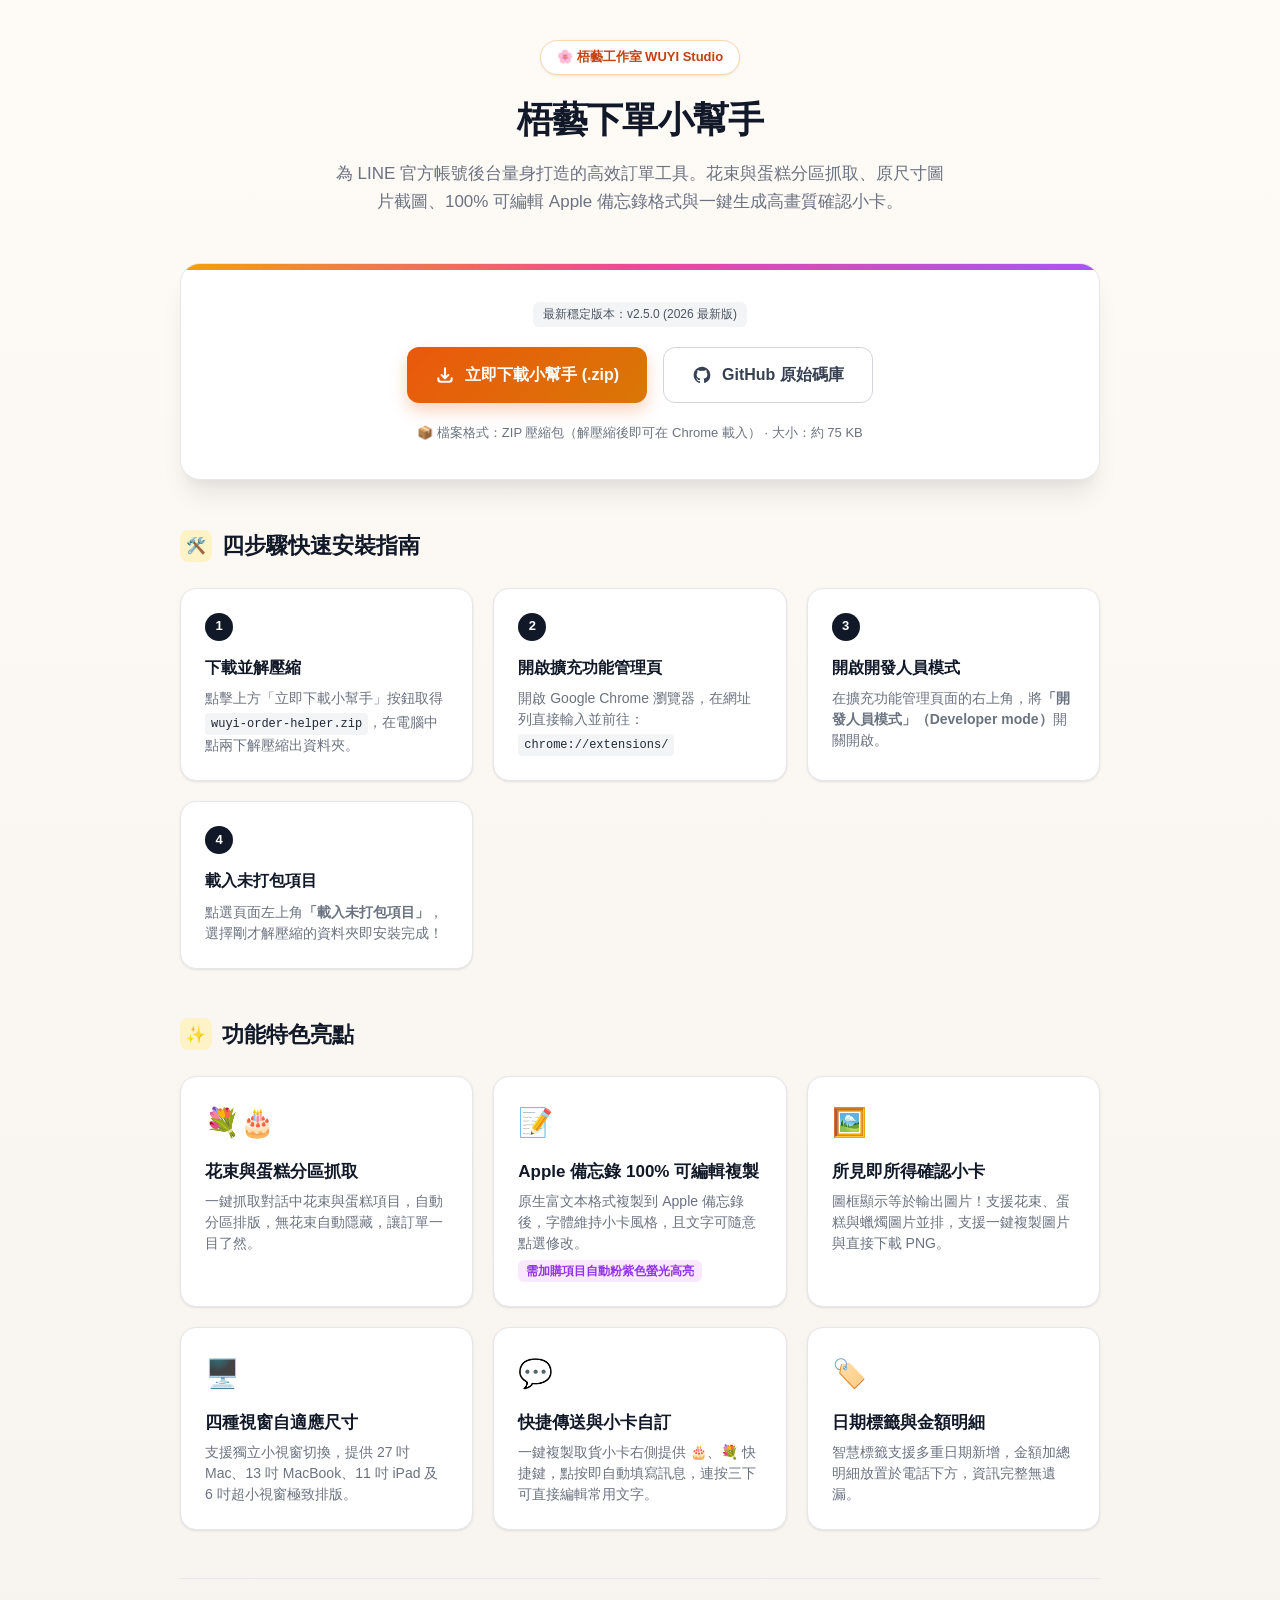
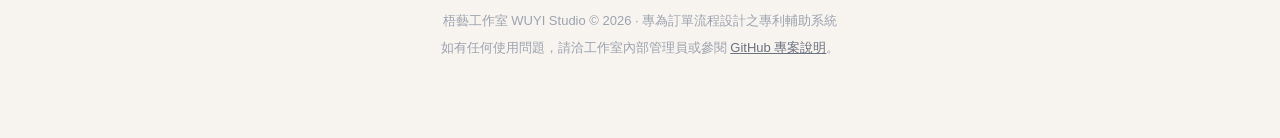
<file: index.html>
<!DOCTYPE html>
<html lang="zh-TW">
<head>
  <meta charset="UTF-8">
  <meta name="viewport" content="width=device-width, initial-scale=1.0">
  <title>梧藝 WUYI 下單小幫手 | 官方下載與安裝指南</title>
  <meta name="description" content="梧藝工作室專用訂單處理 Chrome 擴充功能，支援花束與蛋糕訂單一鍵抓取、高畫質確認單生成、Apple 備忘錄原生文字複製與多視窗切換。">
  <link rel="icon" type="image/png" href="src/assets/icons/icon48.png">
  <style>
    :root {
      --primary: #d97706;
      --primary-hover: #b45309;
      --accent-pink: #f43f5e;
      --accent-purple: #9333ea;
      --accent-purple-bg: #fae8ff;
      --bg-cream: #faf8f5;
      --card-bg: #ffffff;
      --text-main: #1f2937;
      --text-muted: #6b7280;
      --border-color: #e5e7eb;
      --shadow-sm: 0 1px 3px rgba(0,0,0,0.06), 0 1px 2px rgba(0,0,0,0.04);
      --shadow-md: 0 4px 6px -1px rgba(0,0,0,0.07), 0 2px 4px -1px rgba(0,0,0,0.04);
      --shadow-xl: 0 20px 25px -5px rgba(0,0,0,0.08), 0 10px 10px -5px rgba(0,0,0,0.03);
    }

    * {
      box-sizing: border-box;
      margin: 0;
      padding: 0;
    }

    body {
      font-family: -apple-system, BlinkMacSystemFont, "PingFang TC", "Hiragino Sans GB", "Microsoft JhengHei", "Noto Sans TC", sans-serif;
      background: linear-gradient(180deg, #fefaf6 0%, #f7f3ee 100%);
      color: var(--text-main);
      min-height: 100vh;
      line-height: 1.6;
    }

    .container {
      max-width: 960px;
      margin: 0 auto;
      padding: 40px 20px 80px 20px;
    }

    /* Header */
    header {
      text-align: center;
      margin-bottom: 48px;
    }

    .brand-badge {
      display: inline-flex;
      align-items: center;
      gap: 6px;
      padding: 6px 16px;
      background: #fff;
      border: 1px solid #fed7aa;
      border-radius: 9999px;
      font-size: 13px;
      font-weight: 600;
      color: #c2410c;
      box-shadow: var(--shadow-sm);
      margin-bottom: 16px;
    }

    h1 {
      font-size: 36px;
      font-weight: 800;
      letter-spacing: -0.02em;
      color: #111827;
      margin-bottom: 12px;
    }

    .subtitle {
      font-size: 17px;
      color: var(--text-muted);
      max-width: 620px;
      margin: 0 auto 32px auto;
    }

    /* Action Hero Card */
    .hero-card {
      background: var(--card-bg);
      border: 1px solid var(--border-color);
      border-radius: 20px;
      padding: 36px 32px;
      text-align: center;
      box-shadow: var(--shadow-xl);
      margin-bottom: 48px;
      position: relative;
      overflow: hidden;
    }

    .hero-card::before {
      content: "";
      position: absolute;
      top: 0;
      left: 0;
      right: 0;
      height: 6px;
      background: linear-gradient(90deg, #f59e0b, #ec4899, #a855f7);
    }

    .version-tag {
      display: inline-block;
      font-size: 12px;
      background: #f3f4f6;
      color: #4b5563;
      padding: 3px 10px;
      border-radius: 6px;
      margin-bottom: 20px;
      font-weight: 500;
    }

    .btn-group {
      display: flex;
      flex-wrap: wrap;
      justify-content: center;
      gap: 16px;
      margin-bottom: 20px;
    }

    .btn {
      display: inline-flex;
      align-items: center;
      justify-content: center;
      gap: 10px;
      padding: 14px 28px;
      font-size: 16px;
      font-weight: 700;
      border-radius: 12px;
      text-decoration: none;
      transition: all 0.2s cubic-bezier(0.4, 0, 0.2, 1);
      cursor: pointer;
      border: none;
    }

    .btn-primary {
      background: linear-gradient(135deg, #ea580c 0%, #d97706 100%);
      color: #ffffff;
      box-shadow: 0 8px 16px rgba(234, 88, 12, 0.25);
    }

    .btn-primary:hover {
      background: linear-gradient(135deg, #c2410c 0%, #b45309 100%);
      transform: translateY(-2px);
      box-shadow: 0 12px 20px rgba(234, 88, 12, 0.35);
    }

    .btn-secondary {
      background: #ffffff;
      color: #374151;
      border: 1px solid #d1d5db;
    }

    .btn-secondary:hover {
      background: #f9fafb;
      border-color: #9ca3af;
      transform: translateY(-2px);
    }

    .file-meta {
      font-size: 13px;
      color: var(--text-muted);
    }

    /* Section Styling */
    .section-title {
      font-size: 22px;
      font-weight: 700;
      color: #111827;
      margin-bottom: 24px;
      display: flex;
      align-items: center;
      gap: 10px;
    }

    .section-title span {
      display: inline-flex;
      align-items: center;
      justify-content: center;
      width: 32px;
      height: 32px;
      background: #fef3c7;
      color: #b45309;
      border-radius: 8px;
      font-size: 16px;
    }

    /* Step Guide */
    .steps-grid {
      display: grid;
      grid-template-columns: repeat(auto-fit, minmax(260px, 1fr));
      gap: 20px;
      margin-bottom: 48px;
    }

    .step-card {
      background: var(--card-bg);
      border: 1px solid var(--border-color);
      border-radius: 16px;
      padding: 24px;
      box-shadow: var(--shadow-sm);
      display: flex;
      flex-direction: column;
      position: relative;
    }

    .step-num {
      width: 28px;
      height: 28px;
      border-radius: 9999px;
      background: #111827;
      color: #fff;
      font-weight: 700;
      font-size: 13px;
      display: flex;
      align-items: center;
      justify-content: center;
      margin-bottom: 14px;
    }

    .step-card h3 {
      font-size: 16px;
      font-weight: 700;
      margin-bottom: 8px;
      color: #111827;
    }

    .step-card p {
      font-size: 14px;
      color: var(--text-muted);
      line-height: 1.5;
    }

    .step-card code {
      display: inline-block;
      background: #f3f4f6;
      color: #1f2937;
      padding: 2px 6px;
      border-radius: 4px;
      font-size: 12px;
      margin-top: 4px;
      font-family: ui-monospace, SFMono-Regular, Menlo, Monaco, Consolas, monospace;
    }

    /* Features Grid */
    .features-grid {
      display: grid;
      grid-template-columns: repeat(auto-fit, minmax(280px, 1fr));
      gap: 20px;
      margin-bottom: 48px;
    }

    .feature-card {
      background: var(--card-bg);
      border: 1px solid var(--border-color);
      border-radius: 16px;
      padding: 24px;
      box-shadow: var(--shadow-sm);
    }

    .feature-icon {
      font-size: 28px;
      margin-bottom: 12px;
    }

    .feature-card h3 {
      font-size: 17px;
      font-weight: 700;
      margin-bottom: 6px;
      color: #111827;
    }

    .feature-card p {
      font-size: 14px;
      color: var(--text-muted);
      line-height: 1.5;
    }

    .highlight-badge {
      display: inline-block;
      background: var(--accent-purple-bg);
      color: var(--accent-purple);
      font-weight: 600;
      font-size: 12px;
      padding: 2px 8px;
      border-radius: 6px;
      margin-top: 6px;
    }

    /* Footer */
    footer {
      text-align: center;
      font-size: 13px;
      color: #9ca3af;
      padding-top: 32px;
      border-top: 1px solid var(--border-color);
    }

    footer a {
      color: #6b7280;
      text-decoration: underline;
    }
  </style>
</head>
<body>

  <div class="container">
    <!-- Header -->
    <header>
      <div class="brand-badge">🌸 梧藝工作室 WUYI Studio</div>
      <h1>梧藝下單小幫手</h1>
      <p class="subtitle">為 LINE 官方帳號後台量身打造的高效訂單工具。花束與蛋糕分區抓取、原尺寸圖片截圖、100% 可編輯 Apple 備忘錄格式與一鍵生成高畫質確認小卡。</p>
    </header>

    <!-- Download Hero Card -->
    <div class="hero-card">
      <div class="version-tag">最新穩定版本：v2.5.0 (2026 最新版)</div>
      <div class="btn-group">
        <a href="wuyi-order-helper.zip" download="wuyi-order-helper.zip" class="btn btn-primary" id="btnDownload">
          <svg width="20" height="20" fill="none" stroke="currentColor" viewBox="0 0 24 24">
            <path stroke-linecap="round" stroke-linejoin="round" stroke-width="2.5" d="M4 16v1a3 3 0 003 3h10a3 3 0 003-3v-1m-4-4l-4 4m0 0l-4-4m4 4V4"/>
          </svg>
          立即下載小幫手 (.zip)
        </a>
        <a href="https://github.com/wuyi-studio/wuyi-order-helper" target="_blank" rel="noopener noreferrer" class="btn btn-secondary">
          <svg width="20" height="20" fill="currentColor" viewBox="0 0 24 24">
            <path fill-rule="evenodd" clip-rule="evenodd" d="M12 2C6.477 2 2 6.484 2 12.017c0 4.425 2.865 8.18 6.839 9.504.5.092.682-.217.682-.483 0-.237-.008-.868-.013-1.703-2.782.605-3.369-1.343-3.369-1.343-.454-1.158-1.11-1.466-1.11-1.466-.908-.62.069-.608.069-.608 1.003.07 1.53 1.032 1.53 1.032.892 1.53 2.341 1.088 2.91.832.092-.647.35-1.088.636-1.338-2.22-.253-4.555-1.113-4.555-4.951 0-1.093.39-1.988 1.029-2.688-.103-.253-.446-1.272.098-2.65 0 0 .84-.27 2.75 1.026A9.564 9.564 0 0112 6.844c.85.004 1.705.115 2.504.337 1.909-1.296 2.747-1.027 2.747-1.027.546 1.379.202 2.398.1 2.651.64.7 1.028 1.595 1.028 2.688 0 3.848-2.339 4.695-4.566 4.943.359.309.678.92.678 1.855 0 1.338-.012 2.419-.012 2.747 0 .268.18.58.688.482A10.019 10.019 0 0022 12.017C22 6.484 17.522 2 12 2z"/>
          </svg>
          GitHub 原始碼庫
        </a>
      </div>
      <div class="file-meta">📦 檔案格式：ZIP 壓縮包（解壓縮後即可在 Chrome 載入） · 大小：約 75 KB</div>
    </div>

    <!-- Installation Steps -->
    <div class="section-title">
      <span>🛠️</span> 四步驟快速安裝指南
    </div>

    <div class="steps-grid">
      <div class="step-card">
        <div class="step-num">1</div>
        <h3>下載並解壓縮</h3>
        <p>點擊上方「立即下載小幫手」按鈕取得 <code>wuyi-order-helper.zip</code>，在電腦中點兩下解壓縮出資料夾。</p>
      </div>

      <div class="step-card">
        <div class="step-num">2</div>
        <h3>開啟擴充功能管理頁</h3>
        <p>開啟 Google Chrome 瀏覽器，在網址列直接輸入並前往：<br><code>chrome://extensions/</code></p>
      </div>

      <div class="step-card">
        <div class="step-num">3</div>
        <h3>開啟開發人員模式</h3>
        <p>在擴充功能管理頁面的右上角，將<b>「開發人員模式」（Developer mode）</b>開關開啟。</p>
      </div>

      <div class="step-card">
        <div class="step-num">4</div>
        <h3>載入未打包項目</h3>
        <p>點選頁面左上角<b>「載入未打包項目」</b>，選擇剛才解壓縮的資料夾即安裝完成！</p>
      </div>
    </div>

    <!-- Core Features -->
    <div class="section-title">
      <span>✨</span> 功能特色亮點
    </div>

    <div class="features-grid">
      <div class="feature-card">
        <div class="feature-icon">💐🎂</div>
        <h3>花束與蛋糕分區抓取</h3>
        <p>一鍵抓取對話中花束與蛋糕項目，自動分區排版，無花束自動隱藏，讓訂單一目了然。</p>
      </div>

      <div class="feature-card">
        <div class="feature-icon">📝</div>
        <h3>Apple 備忘錄 100% 可編輯複製</h3>
        <p>原生富文本格式複製到 Apple 備忘錄後，字體維持小卡風格，且文字可隨意點選修改。<br>
        <span class="highlight-badge">需加購項目自動粉紫色螢光高亮</span></p>
      </div>

      <div class="feature-card">
        <div class="feature-icon">🖼️</div>
        <h3>所見即所得確認小卡</h3>
        <p>圖框顯示等於輸出圖片！支援花束、蛋糕與蠟燭圖片並排，支援一鍵複製圖片與直接下載 PNG。</p>
      </div>

      <div class="feature-card">
        <div class="feature-icon">🖥️</div>
        <h3>四種視窗自適應尺寸</h3>
        <p>支援獨立小視窗切換，提供 27 吋 Mac、13 吋 MacBook、11 吋 iPad 及 6 吋超小視窗極致排版。</p>
      </div>

      <div class="feature-card">
        <div class="feature-icon">💬</div>
        <h3>快捷傳送與小卡自訂</h3>
        <p>一鍵複製取貨小卡右側提供 🎂、💐 快捷鍵，點按即自動填寫訊息，連按三下可直接編輯常用文字。</p>
      </div>

      <div class="feature-card">
        <div class="feature-icon">🏷️</div>
        <h3>日期標籤與金額明細</h3>
        <p>智慧標籤支援多重日期新增，金額加總明細放置於電話下方，資訊完整無遺漏。</p>
      </div>
    </div>

    <!-- Footer -->
    <footer>
      <p>梧藝工作室 WUYI Studio © 2026 · 專為訂單流程設計之專利輔助系統</p>
      <p style="margin-top: 6px;">如有任何使用問題，請洽工作室內部管理員或參閱 <a href="https://github.com/wuyi-studio/wuyi-order-helper">GitHub 專案說明</a>。</p>
    </footer>
  </div>

  <script>
    // 檢查若透過非本機伺服器開啟且 zip 存在時的提示
    document.getElementById('btnDownload').addEventListener('click', function() {
      console.log('Starting download: wuyi-order-helper.zip');
    });
  </script>
</body>
</html>
</file>
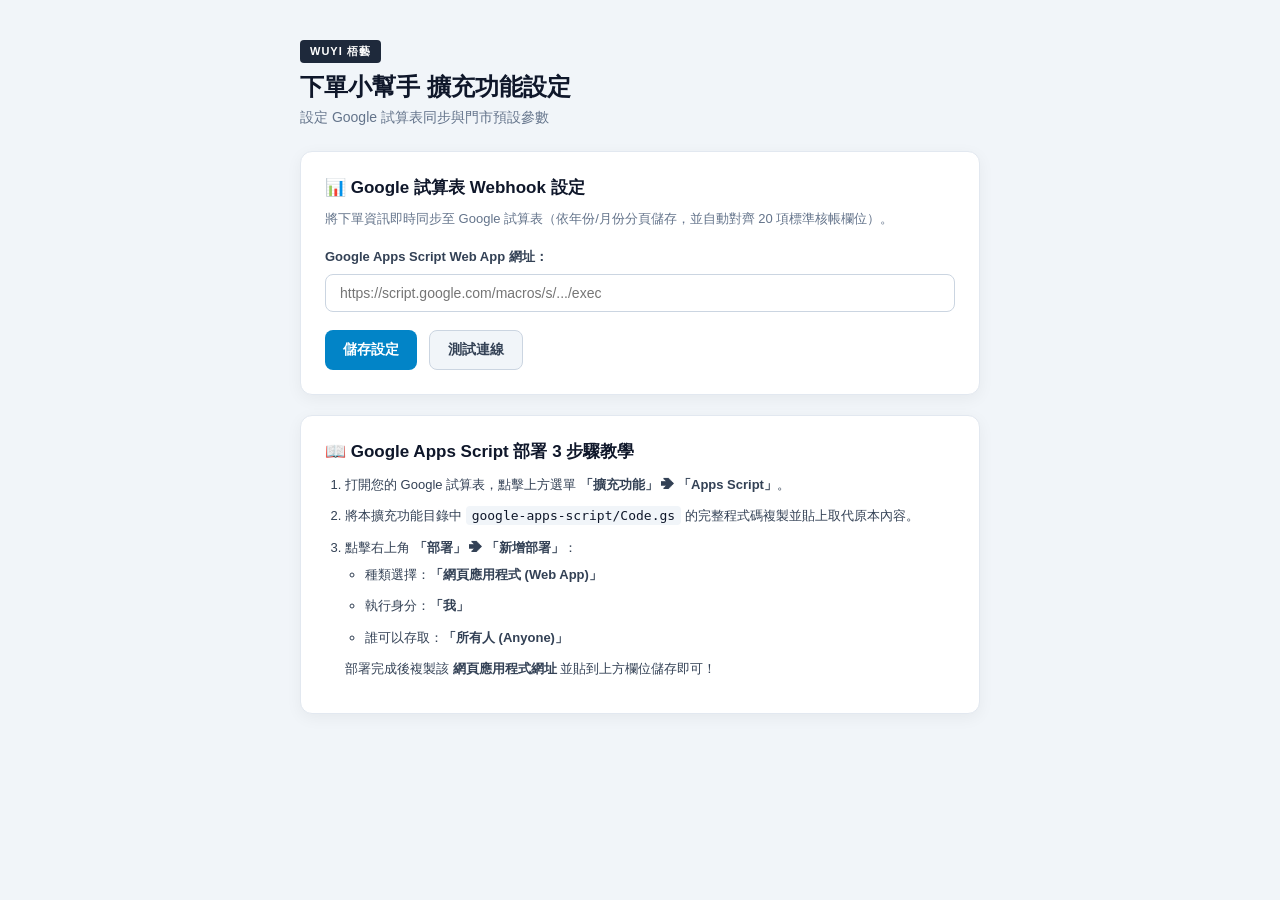
<file: src/options/options.html>
<!DOCTYPE html>
<html lang="zh-TW">
<head>
  <meta charset="UTF-8">
  <title>梧藝 WUYI 下單小幫手 - 設定</title>
  <link rel="stylesheet" href="options.css">
</head>
<body>
  <div class="container">
    <div class="header">
      <div class="brand">WUYI 梧藝</div>
      <h1>下單小幫手 擴充功能設定</h1>
      <p class="subtitle">設定 Google 試算表同步與門市預設參數</p>
    </div>

    <div class="card">
      <h2>📊 Google 試算表 Webhook 設定</h2>
      <p class="desc">
        將下單資訊即時同步至 Google 試算表（依年份/月份分頁儲存，並自動對齊 20 項標準核帳欄位）。
      </p>

      <div class="form-group">
        <label for="webhookUrl">Google Apps Script Web App 網址：</label>
        <input type="url" id="webhookUrl" placeholder="https://script.google.com/macros/s/.../exec">
      </div>

      <div class="actions">
        <button id="btnSave" class="btn btn-primary">儲存設定</button>
        <button id="btnTest" class="btn btn-secondary">測試連線</button>
      </div>

      <div id="statusMessage" class="status-msg"></div>
    </div>

    <div class="card help-card">
      <h2>📖 Google Apps Script 部署 3 步驟教學</h2>
      <ol>
        <li>打開您的 Google 試算表，點擊上方選單 <strong>「擴充功能」 ➔ 「Apps Script」</strong>。</li>
        <li>將本擴充功能目錄中 <code>google-apps-script/Code.gs</code> 的完整程式碼複製並貼上取代原本內容。</li>
        <li>點擊右上角 <strong>「部署」 ➔ 「新增部署」</strong>：
          <ul>
            <li>種類選擇：<strong>「網頁應用程式 (Web App)」</strong></li>
            <li>執行身分：<strong>「我」</strong></li>
            <li>誰可以存取：<strong>「所有人 (Anyone)」</strong></li>
          </ul>
          部署完成後複製該 <strong>網頁應用程式網址</strong> 並貼到上方欄位儲存即可！
        </li>
      </ol>
    </div>
  </div>

  <script src="options.js"></script>
</body>
</html>
</file>
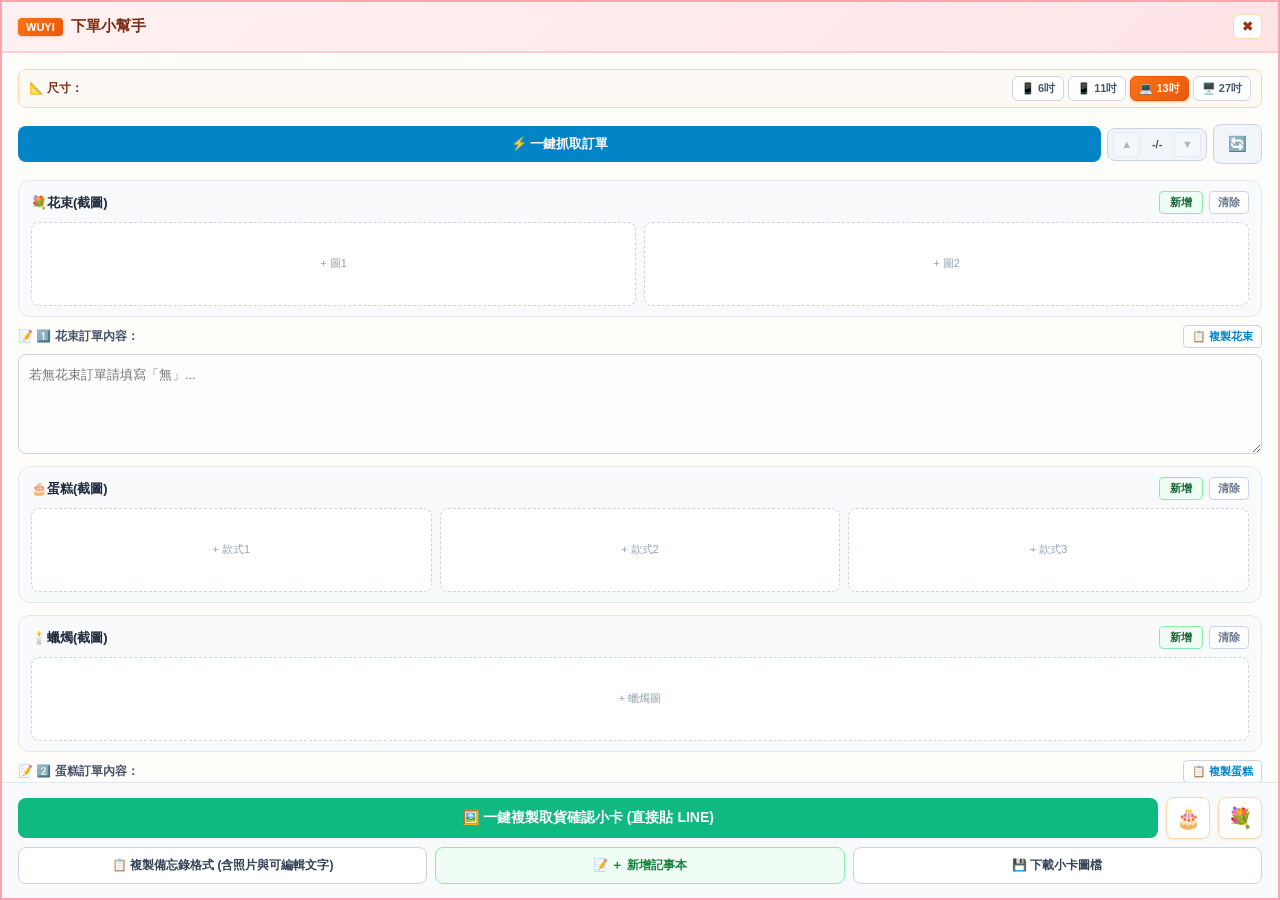
<file: src/popup/popup.html>
<!DOCTYPE html>
<html lang="zh-TW">
<head>
  <meta charset="UTF-8">
  <title>🍰 梧藝 WUYI 下單小幫手 (獨立視窗)</title>
  <link rel="stylesheet" href="../content/content.css">
  <style>
    body {
      margin: 0;
      padding: 0;
      background: #fffdfa;
      overflow-x: hidden;
    }
    .wuyi-panel.wuyi-sidebar {
      position: relative;
      left: 0 !important;
      right: auto !important;
      width: 100vw;
      height: 100vh;
      box-shadow: none;
      border: 2px solid #fda4af !important;
      background: #fffdfa;
    }
    #wuyiHandle, #btnToggleMode, #btnPopoutWindow {
      display: none !important;
    }
  </style>
</head>
<body>
  <div id="wuyi-helper-root">
    <!-- 主面板 -->
    <div class="wuyi-helper-panel wuyi-panel wuyi-sidebar" id="wuyiPanel" style="transform: none;">
      <!-- 頂部標題與控制 -->
      <div class="wuyi-header" id="wuyiHeader">
        <div class="wuyi-title-row">
          <span class="wuyi-brand-badge">WUYI</span>
          <span class="wuyi-title">下單小幫手</span>
        </div>
        <div class="wuyi-header-actions">
          <button class="wuyi-icon-btn" id="btnCloseWindow" title="關閉視窗">✖</button>
        </div>
      </div>

      <!-- 滾動內容 -->
      <div class="wuyi-body">
        <!-- 視窗大小切換按鈕列 (適合 27吋、MacBook 13吋、iPad 11吋、6吋手機) -->
        <div class="wuyi-window-size-bar">
          <span class="wuyi-size-label">📐 尺寸：</span>
          <div class="wuyi-size-group">
            <button type="button" class="wuyi-size-pill" data-size="phone6" title="適合 6吋手機螢幕 (340 x 580)">📱 6吋</button>
            <button type="button" class="wuyi-size-pill" data-size="ipad" title="適合 iPad 11吋 (390 x 680)">📱 11吋</button>
            <button type="button" class="wuyi-size-pill active" data-size="macbook" title="適合 MacBook 13吋 (460 x 760)">💻 13吋</button>
            <button type="button" class="wuyi-size-pill" data-size="desktop" title="適合 27吋大螢幕 (560 x 880)">🖥️ 27吋</button>
          </div>
        </div>

        <!-- 抓取動作列 -->
        <div class="wuyi-scrape-bar">
          <button class="wuyi-btn-primary" id="btnScrapeChat" title="抓取最新包含取貨與訂購人等完整資訊之訂單">
            ⚡ 一鍵抓取訂單
          </button>
          <div class="wuyi-scrape-nav">
            <button type="button" class="wuyi-nav-btn" id="btnPrevOrder" title="上一則符合對話 (較早)" disabled>▲</button>
            <span class="wuyi-nav-counter" id="navCounter" title="目前選中 / 搜尋到的總數">-/-</span>
            <button type="button" class="wuyi-nav-btn" id="btnNextOrder" title="下一則符合對話 (較新)" disabled>▼</button>
          </div>
          <button class="wuyi-btn-refresh" id="btnRefresh" title="重新整理抓取">
            🔄
          </button>
        </div>

        <!-- 圖片與訂單內容管理區 (依需求分成 1️⃣花束 與 2️⃣蛋糕 兩大部分) -->
        <div class="wuyi-images-vertical">
          <!-- 1. 💐花束(截圖) -->
          <div class="wuyi-img-section-slot">
            <div class="wuyi-slot-header">
              <span class="wuyi-slot-title">💐花束(截圖)</span>
              <div class="wuyi-slot-actions">
                <button type="button" class="wuyi-btn-add-slot" data-group="flower" title="多加一個花束截圖空格">新增</button>
                <button type="button" class="wuyi-btn-clear-slot" data-group="flower" id="btnClearFlower">清除</button>
              </div>
            </div>
            <div class="wuyi-boxes-row" id="rowFlower">
              <div class="wuyi-box-dropzone" id="boxFlower0" title="可拖曳圖片至此，或點擊選取檔案">
                <div class="wuyi-box-placeholder">+ 圖1</div>
              </div>
              <div class="wuyi-box-dropzone" id="boxFlower1" title="可拖曳圖片至此，或點擊選取檔案">
                <div class="wuyi-box-placeholder">+ 圖2</div>
              </div>
            </div>
          </div>

          <!-- 1️⃣ 花束訂單內容 (介於花束截圖與蛋糕截圖之間) -->
          <div class="wuyi-form-group" style="margin-top: -4px;">
            <div class="wuyi-label-row">
              <span class="wuyi-label">📝 1️⃣ 花束訂單內容：</span>
              <button type="button" class="wuyi-btn-inline-copy" id="btnCopyFlowerDirect">📋 複製花束</button>
            </div>
            <textarea class="wuyi-textarea" id="txtFlowerOrder" rows="4" placeholder="若無花束訂單請填寫「無」..."></textarea>
          </div>

          <!-- 2. 🎂蛋糕(截圖) -->
          <div class="wuyi-img-section-slot">
            <div class="wuyi-slot-header">
              <span class="wuyi-slot-title">🎂蛋糕(截圖)</span>
              <div class="wuyi-slot-actions">
                <button type="button" class="wuyi-btn-add-slot" data-group="cake" title="多加一個蛋糕款式截圖空格">新增</button>
                <button type="button" class="wuyi-btn-clear-slot" data-group="cake" id="btnClearCake">清除</button>
              </div>
            </div>
            <div class="wuyi-boxes-row" id="rowCake">
              <div class="wuyi-box-dropzone" id="boxCake0" title="可拖曳圖片至此，或點擊選取檔案">
                <div class="wuyi-box-placeholder">+ 款式1</div>
              </div>
              <div class="wuyi-box-dropzone" id="boxCake1" title="可拖曳圖片至此，或點擊選取檔案">
                <div class="wuyi-box-placeholder">+ 款式2</div>
              </div>
              <div class="wuyi-box-dropzone" id="boxCake2" title="可拖曳圖片至此，或點擊選取檔案">
                <div class="wuyi-box-placeholder">+ 款式3</div>
              </div>
            </div>
          </div>

          <!-- 3. 🕯️蠟燭(截圖) -->
          <div class="wuyi-img-section-slot">
            <div class="wuyi-slot-header">
              <span class="wuyi-slot-title">🕯️蠟燭(截圖)</span>
              <div class="wuyi-slot-actions">
                <button type="button" class="wuyi-btn-add-slot" data-group="addon" title="多加一個蠟燭配件截圖空格">新增</button>
                <button type="button" class="wuyi-btn-clear-slot" data-group="addon" id="btnClearAddon">清除</button>
              </div>
            </div>
            <div class="wuyi-boxes-row" id="rowAddon">
              <div class="wuyi-box-dropzone" id="boxAddon0" title="可拖曳圖片至此，或點擊選取檔案">
                <div class="wuyi-box-placeholder">+ 蠟燭圖</div>
              </div>
            </div>
          </div>

          <!-- 2️⃣ 蛋糕訂單內容 (緊接在蛋糕與蠟燭截圖之後) -->
          <div class="wuyi-form-group" style="margin-top: -4px;">
            <div class="wuyi-label-row">
              <span class="wuyi-label">📝 2️⃣ 蛋糕訂單內容：</span>
              <button type="button" class="wuyi-btn-inline-copy" id="btnCopyCakeDirect">📋 複製蛋糕</button>
            </div>
            <textarea class="wuyi-textarea" id="txtCakeOrder" rows="7" placeholder="點擊一鍵抓取自動帶入蛋糕與取貨資訊，無蛋糕則填寫「無」..."></textarea>
          </div>
        </div>

        <!-- 取貨標籤日期 (自動讀取並正規化為 1102 格式) -->
        <div class="wuyi-date-tag-row">
          <span class="wuyi-tag-title">🏷️ 標籤日期：</span>
          <input type="text" class="wuyi-input-date-tag" id="inputDateTag" placeholder="例：1102" maxlength="10">
          <button type="button" class="wuyi-btn-add-line-tag" id="btnAddLineTag" title="直接在 LINE 右側客戶資料新增此日期標籤">
            ＋ 新增標籤
          </button>
        </div>

        <!-- 金額明細預覽與編輯 -->
        <div class="wuyi-form-group">
          <div class="wuyi-label-row">
            <span class="wuyi-label">💰 金額明細：</span>
            <button type="button" class="wuyi-btn-inline-copy" id="btnCopyPricingDirect">📋 複製金額</button>
          </div>
          <textarea class="wuyi-textarea" id="txtPricing" rows="4" placeholder="蛋糕$...\n加購$...\n總共$..."></textarea>
        </div>
      </div>

      <!-- 底部快捷動作按鈕 -->
      <div class="wuyi-footer">
        <div class="wuyi-card-copy-row">
          <button class="wuyi-btn-action wuyi-btn-card-copy" id="btnCopyCard">
            🖼️ 一鍵複製取貨確認小卡 (直接貼 LINE)
          </button>
          <button type="button" class="wuyi-btn-quick-msg" id="btnQuickMsgCake" title="按 1 下：傳送蛋糕確認訊息給客人&#10;連按 3 下：編輯自訂訊息內容">
            🎂
          </button>
          <button type="button" class="wuyi-btn-quick-msg" id="btnQuickMsgFlower" title="按 1 下：傳送花束確認訊息給客人&#10;連按 3 下：編輯自訂訊息內容">
            💐
          </button>
        </div>

        <div class="wuyi-action-grid">
          <button class="wuyi-btn-action" id="btnCopyOrder">
            📋 複製備忘錄格式 (含照片與可編輯文字)
          </button>
          <button class="wuyi-btn-action wuyi-btn-add-note" id="btnAddLineNote" title="自動將訂單內容寫入 LINE 右側記事本">
            📝 ＋ 新增記事本
          </button>
          <button class="wuyi-btn-action" id="btnDownloadCard">
            💾 下載小卡圖檔
          </button>
        </div>
      </div>

      <!-- Toast 提示 -->
      <div class="wuyi-toast" id="wuyiToast">已複製！</div>

      <!-- 隱藏的檔案選擇 input -->
      <input type="file" id="wuyiHiddenFileInput" accept="image/*" style="display:none">
    </div>
  </div>

  <script src="../content/extractor.js"></script>
  <script src="../content/card-renderer.js"></script>
  <script src="popup.js"></script>
</body>
</html>
</file>
<file: src/options/options.css>
* {
  box-sizing: border-box;
  margin: 0;
  padding: 0;
  font-family: -apple-system, BlinkMacSystemFont, "PingFang TC", "Microsoft JhengHei", "Noto Sans TC", sans-serif;
}

body {
  background: #f1f5f9;
  color: #1e293b;
  padding: 40px 20px;
  display: flex;
  justify-content: center;
}

.container {
  width: 100%;
  max-width: 680px;
}

.header {
  margin-bottom: 24px;
}

.brand {
  display: inline-block;
  background: #1e293b;
  color: #ffffff;
  font-size: 11px;
  font-weight: 700;
  letter-spacing: 1px;
  padding: 4px 10px;
  border-radius: 4px;
  margin-bottom: 8px;
}

h1 {
  font-size: 24px;
  font-weight: 700;
  color: #0f172a;
  margin-bottom: 6px;
}

.subtitle {
  color: #64748b;
  font-size: 14px;
}

.card {
  background: #ffffff;
  border-radius: 12px;
  padding: 24px;
  box-shadow: 0 4px 16px rgba(0, 0, 0, 0.05);
  border: 1px solid #e2e8f0;
  margin-bottom: 20px;
}

h2 {
  font-size: 17px;
  font-weight: 700;
  color: #0f172a;
  margin-bottom: 10px;
}

.desc {
  font-size: 13px;
  color: #64748b;
  line-height: 1.6;
  margin-bottom: 18px;
}

.form-group {
  display: flex;
  flex-direction: column;
  gap: 8px;
  margin-bottom: 18px;
}

label {
  font-weight: 600;
  font-size: 13px;
  color: #334155;
}

input[type="url"], input[type="text"] {
  width: 100%;
  padding: 10px 14px;
  border-radius: 8px;
  border: 1.5px solid #cbd5e1;
  font-size: 14px;
  color: #1e293b;
}

input[type="url"]:focus, input[type="text"]:focus {
  outline: none;
  border-color: #0284c7;
}

.actions {
  display: flex;
  gap: 12px;
}

.btn {
  padding: 10px 18px;
  border-radius: 8px;
  font-size: 14px;
  font-weight: 600;
  cursor: pointer;
  border: none;
  transition: all 0.2s;
}

.btn-primary {
  background: #0284c7;
  color: #ffffff;
}

.btn-primary:hover {
  background: #0369a1;
}

.btn-secondary {
  background: #f1f5f9;
  color: #334155;
  border: 1px solid #cbd5e1;
}

.btn-secondary:hover {
  background: #e2e8f0;
}

.status-msg {
  margin-top: 14px;
  padding: 10px 14px;
  border-radius: 8px;
  font-size: 13px;
  display: none;
}

.status-msg.success {
  display: block;
  background: #ecfdf5;
  color: #065f46;
  border: 1px solid #a7f3d0;
}

.status-msg.warning {
  display: block;
  background: #fffbeb;
  color: #92400e;
  border: 1px solid #fde68a;
}

.status-msg.error {
  display: block;
  background: #fef2f2;
  color: #991b1b;
  border: 1px solid #fecaca;
}

.status-msg.info {
  display: block;
  background: #f0f9ff;
  color: #075985;
  border: 1px solid #bae6fd;
}

.help-card ol {
  padding-left: 20px;
  color: #334155;
  font-size: 13px;
  line-height: 1.8;
}

.help-card li {
  margin-bottom: 8px;
}

.help-card ul {
  padding-left: 20px;
  margin-top: 4px;
}

code {
  background: #f1f5f9;
  color: #0f172a;
  padding: 2px 6px;
  border-radius: 4px;
  font-family: monospace;
}
</file>
<file: src/content/content.css>
/* 梧藝 WUYI 下單小幫手 - 側邊欄與浮動面板樣式 (Scoped) */

#wuyi-helper-root {
  all: initial;
  font-family: -apple-system, BlinkMacSystemFont, "PingFang TC", "Microsoft JhengHei", "Noto Sans TC", sans-serif;
  font-size: 14px;
  color: #1e293b;
  box-sizing: border-box;
  position: fixed !important;
  top: 0 !important;
  left: 0 !important;
  width: 0 !important;
  height: 0 !important;
  overflow: visible !important;
  pointer-events: none !important;
  z-index: 2147483647 !important;
}

#wuyi-helper-root > * {
  pointer-events: auto !important;
}

#wuyi-helper-root *, #wuyi-helper-root *::before, #wuyi-helper-root *::after {
  box-sizing: border-box;
}

/* 1. 右側懸浮把手 (Handle Pill) - 位於畫面右側，醒目溫暖烘焙色系，保證永遠可見不被覆蓋 */
.wuyi-handle-pill {
  position: fixed !important;
  right: 0 !important;
  left: auto !important;
  top: 40% !important;
  transform: translateY(-50%) !important;
  background: linear-gradient(135deg, #fb7185 0%, #f43f5e 100%) !important;
  color: #ffffff !important;
  padding: 10px 16px !important;
  border-radius: 20px 0 0 20px !important;
  cursor: pointer !important;
  box-shadow: -2px 4px 16px rgba(244, 63, 94, 0.45) !important;
  display: flex !important;
  align-items: center !important;
  gap: 8px !important;
  font-weight: 700 !important;
  font-size: 14px !important;
  letter-spacing: 0.5px !important;
  transition: all 0.25s ease !important;
  user-select: none !important;
  z-index: 2147483647 !important;
  visibility: visible !important;
  opacity: 1 !important;
  pointer-events: auto !important;
}

.wuyi-handle-pill:hover {
  background: linear-gradient(135deg, #f43f5e 0%, #e11d48 100%) !important;
  padding-left: 20px !important;
  box-shadow: -4px 6px 20px rgba(225, 29, 72, 0.55) !important;
}

.wuyi-handle-pill.wuyi-handle-pill-active {
  background: linear-gradient(135deg, #e11d48 0%, #be123c 100%) !important;
  box-shadow: -3px 5px 18px rgba(190, 18, 60, 0.5) !important;
}

/* 2. 主面板容器 (淡紅色視窗框風格) */
.wuyi-panel {
  position: fixed;
  background: #fffdfa;
  box-shadow: 0 10px 30px rgba(244, 63, 94, 0.16);
  display: flex;
  flex-direction: column;
  transition: transform 0.3s cubic-bezier(0.16, 1, 0.3, 1), opacity 0.2s ease;
  overflow: hidden;
  z-index: 9999999;
  border: 2px solid #fda4af;
}

/* 側欄模式 (Sidebar Mode) - 展開於畫面最左側 */
.wuyi-panel.wuyi-sidebar {
  left: 0;
  right: auto;
  top: 0;
  bottom: 0;
  width: 380px;
  height: 100vh;
  border-right: 2px solid #fda4af;
  border-left: none;
}

.wuyi-panel.wuyi-sidebar.wuyi-closed {
  transform: translateX(-105%);
}

/* 頁面右推模式：當左側小幫手側欄開啟時，自動將原頁面往右推 380px，絕不覆蓋 LINE 頁面內容 */
body.wuyi-sidebar-open {
  margin-left: 380px !important;
  width: calc(100vw - 380px) !important;
  max-width: calc(100vw - 380px) !important;
  box-sizing: border-box !important;
  transition: margin-left 0.3s cubic-bezier(0.16, 1, 0.3, 1), width 0.3s cubic-bezier(0.16, 1, 0.3, 1) !important;
}

/* 浮動視窗模式 (Floating Mode) */
.wuyi-panel.wuyi-floating {
  width: 440px;
  max-height: 88vh;
  border-radius: 16px;
  border: 2px solid #fda4af;
  box-shadow: 0 12px 36px rgba(244, 63, 94, 0.18);
}

.wuyi-panel.wuyi-floating.wuyi-closed {
  display: none;
}

/* 3. 面板頂部 (Header / 淡紅色系視窗框，非黑色無壓迫感) */
.wuyi-header {
  padding: 12px 16px;
  background: linear-gradient(135deg, #fff1f2 0%, #ffe4e6 100%);
  border-bottom: 2px solid #fecdd3;
  display: flex;
  justify-content: space-between;
  align-items: center;
  user-select: none;
}

.wuyi-floating .wuyi-header {
  cursor: move;
}

.wuyi-title-row {
  display: flex;
  align-items: center;
  gap: 8px;
}

.wuyi-brand-badge {
  background: linear-gradient(135deg, #f97316 0%, #ea580c 100%);
  color: #fff;
  font-size: 11px;
  font-weight: 700;
  padding: 3px 8px;
  border-radius: 4px;
  box-shadow: 0 1px 3px rgba(234, 88, 12, 0.25);
}

.wuyi-title {
  font-size: 15px;
  font-weight: 700;
  color: #7c2d12;
}

.wuyi-header-actions {
  display: flex;
  align-items: center;
  gap: 8px;
}

.wuyi-icon-btn {
  background: #ffffff;
  border: 1px solid #fed7aa;
  border-radius: 6px;
  padding: 4px 8px;
  cursor: pointer;
  font-size: 13px;
  color: #9a3412;
  font-weight: 600;
  display: flex;
  align-items: center;
  justify-content: center;
  transition: all 0.15s ease;
}

.wuyi-icon-btn:hover {
  background: #ffedd5;
  border-color: #fdba74;
}

/* 4. 滾動內容區 */
.wuyi-body {
  padding: 16px;
  overflow-y: auto;
  flex: 1;
  display: flex;
  flex-direction: column;
  gap: 16px;
}

/* 視窗大小切換列 (適合 27吋、MacBook 13吋、iPad 11吋) */
.wuyi-window-size-bar {
  display: flex;
  align-items: center;
  justify-content: space-between;
  background: #fdfaf5;
  border: 1px solid #fed7aa;
  border-radius: 8px;
  padding: 6px 10px;
  gap: 6px;
}

.wuyi-size-label {
  font-size: 12px;
  font-weight: 700;
  color: #7c2d12;
  white-space: nowrap;
}

.wuyi-size-group {
  display: flex;
  align-items: center;
  gap: 4px;
}

.wuyi-size-pill {
  background: #ffffff;
  border: 1px solid #cbd5e1;
  border-radius: 6px;
  padding: 4px 8px;
  font-size: 11px;
  font-weight: 600;
  color: #475569;
  cursor: pointer;
  transition: all 0.15s ease;
  white-space: nowrap;
}

.wuyi-size-pill:hover {
  background: #ffedd5;
  border-color: #f97316;
  color: #9a3412;
}

.wuyi-size-pill.active {
  background: linear-gradient(135deg, #f97316 0%, #ea580c 100%);
  border-color: #ea580c;
  color: #ffffff;
  box-shadow: 0 1px 3px rgba(234, 88, 12, 0.3);
}

/* 頂部抓取動作列 */
.wuyi-scrape-bar {
  display: flex;
  align-items: center;
  gap: 6px;
}

.wuyi-btn-primary {
  flex: 1;
  background: #0284c7;
  color: #ffffff;
  border: none;
  border-radius: 8px;
  padding: 9px 12px;
  font-weight: 600;
  font-size: 13px;
  cursor: pointer;
  display: flex;
  align-items: center;
  justify-content: center;
  gap: 5px;
  transition: background 0.2s ease;
}

.wuyi-btn-primary:hover {
  background: #0369a1;
}

.wuyi-scrape-nav {
  display: flex;
  align-items: center;
  gap: 3px;
  background: #f1f5f9;
  border: 1px solid #cbd5e1;
  border-radius: 8px;
  padding: 3px 5px;
}

.wuyi-nav-btn {
  background: #ffffff;
  border: 1px solid #cbd5e1;
  border-radius: 4px;
  padding: 6px 7px;
  font-size: 11px;
  font-weight: 700;
  color: #334155;
  cursor: pointer;
  transition: all 0.15s ease;
  line-height: 1;
}

.wuyi-nav-btn:hover:not(:disabled) {
  background: #0284c7;
  color: #ffffff;
  border-color: #0284c7;
}

.wuyi-nav-btn:disabled {
  opacity: 0.35;
  cursor: not-allowed;
}

.wuyi-nav-counter {
  font-size: 11px;
  font-weight: 700;
  color: #475569;
  min-width: 28px;
  text-align: center;
}

.wuyi-btn-refresh {
  background: #f1f5f9;
  border: 1px solid #cbd5e1;
  border-radius: 8px;
  padding: 10px 14px;
  cursor: pointer;
  font-size: 15px;
  display: flex;
  align-items: center;
  justify-content: center;
  transition: background 0.2s;
}

.wuyi-btn-refresh:hover {
  background: #e2e8f0;
}

/* 圖片預覽卡槽區 (上下垂直排列：花束2框、蛋糕3框、蠟燭1框) */
.wuyi-images-vertical {
  display: flex;
  flex-direction: column;
  gap: 12px;
}

.wuyi-img-section-slot {
  background: #f8fafc;
  border: 1.5px solid #e2e8f0;
  border-radius: 12px;
  padding: 10px 12px;
  display: flex;
  flex-direction: column;
  gap: 8px;
}

.wuyi-slot-header {
  display: flex;
  justify-content: space-between;
  align-items: center;
}

.wuyi-slot-title {
  font-size: 13px;
  font-weight: 700;
  color: #1e293b;
}

.wuyi-slot-actions {
  display: flex;
  align-items: center;
  gap: 6px;
}

.wuyi-btn-add-slot,
.wuyi-btn-add-img {
  background: #f0fdf4;
  border: 1px solid #86efac;
  color: #166534;
  font-size: 11px;
  font-weight: 700;
  padding: 3px 10px;
  border-radius: 4px;
  cursor: pointer;
  transition: all 0.15s ease;
  display: flex;
  align-items: center;
  gap: 2px;
}

.wuyi-btn-add-slot:hover,
.wuyi-btn-add-img:hover {
  background: #dcfce7;
  border-color: #22c55e;
  color: #15803d;
}

.wuyi-btn-clear-slot {
  background: #ffffff;
  border: 1px solid #cbd5e1;
  color: #64748b;
  font-size: 11px;
  font-weight: 600;
  padding: 3px 8px;
  border-radius: 4px;
  cursor: pointer;
  transition: all 0.15s;
}

.wuyi-btn-clear-slot:hover {
  background: #fee2e2;
  border-color: #f87171;
  color: #b91c1c;
}

/* 橫排圖框容器 (支援新增多空格自動換行與彈性寬度) */
.wuyi-boxes-row {
  display: flex;
  flex-wrap: wrap;
  gap: 8px;
  width: 100%;
}

.wuyi-box-dropzone {
  flex: 1 1 calc(33.333% - 8px);
  min-width: 76px;
  height: 84px;
  border: 1.5px dashed #cbd5e1;
  border-radius: 8px;
  background: #ffffff;
  display: flex;
  flex-direction: column;
  align-items: center;
  justify-content: center;
  position: relative;
  overflow: hidden;
  cursor: pointer;
  transition: all 0.2s ease;
  user-select: none;
}

.wuyi-box-dropzone:hover {
  border-color: #94a3b8;
}

.wuyi-box-dropzone.wuyi-drag-over {
  border-color: #8b5cf6 !important;
  background: #f5f3ff !important;
  transform: scale(1.03);
  box-shadow: 0 0 0 3px rgba(139, 92, 246, 0.25);
}

.wuyi-box-thumb {
  width: 100%;
  height: 100%;
  object-fit: cover;
  position: absolute;
  top: 0;
  left: 0;
  pointer-events: none;
}

.wuyi-box-dropzone.wuyi-has-image {
  cursor: grab;
}

.wuyi-box-dropzone.wuyi-dragging {
  opacity: 0.45;
  cursor: grabbing;
}

.wuyi-box-dropzone[draggable="true"] {
  cursor: grab;
}

.wuyi-box-dropzone[draggable="true"]:active {
  cursor: grabbing;
}

.wuyi-box-dropzone.wuyi-dragging {
  opacity: 0.35;
  border: 2px dashed #0284c7 !important;
}

.wuyi-box-dropzone.wuyi-drag-over {
  border-color: #0284c7 !important;
  background: #e0f2fe !important;
  box-shadow: 0 0 0 2px #0284c7;
}

.wuyi-box-overlay {
  position: absolute;
  top: 0;
  left: 0;
  right: 0;
  bottom: 0;
  background: rgba(15, 23, 42, 0.45);
  display: flex;
  justify-content: space-between;
  align-items: flex-start;
  padding: 4px 6px;
  opacity: 0;
  transition: opacity 0.15s ease;
  pointer-events: none;
  z-index: 10;
}

.wuyi-box-dropzone:hover .wuyi-box-overlay {
  opacity: 1;
}

.wuyi-box-actions-left {
  display: flex;
  align-items: center;
  gap: 3px;
  pointer-events: auto;
}

.wuyi-box-btn-shift {
  background: rgba(15, 23, 42, 0.85);
  color: #ffffff;
  border: 1px solid rgba(255, 255, 255, 0.4);
  border-radius: 4px;
  width: 20px;
  height: 20px;
  font-size: 10px;
  font-weight: bold;
  cursor: pointer;
  display: flex;
  align-items: center;
  justify-content: center;
  pointer-events: auto;
  transition: all 0.12s ease;
  padding: 0;
}

.wuyi-box-btn-shift:hover {
  background: #0284c7;
  border-color: #38bdf8;
  transform: scale(1.15);
}

.wuyi-box-move-hint {
  font-size: 9px;
  color: #ffffff;
  font-weight: 700;
  background: rgba(0, 0, 0, 0.65);
  padding: 2px 4px;
  border-radius: 4px;
  pointer-events: auto;
  cursor: grab;
}

.wuyi-box-btn-del {
  background: #ef4444;
  color: #ffffff;
  border: none;
  border-radius: 50%;
  width: 20px;
  height: 20px;
  font-size: 11px;
  font-weight: bold;
  cursor: pointer;
  display: flex;
  align-items: center;
  justify-content: center;
  pointer-events: auto;
  box-shadow: 0 1px 3px rgba(0,0,0,0.3);
  transition: transform 0.1s;
}

.wuyi-box-btn-del:hover {
  transform: scale(1.15);
  background: #dc2626;
}

.wuyi-box-placeholder {
  color: #94a3b8;
  font-size: 11px;
  text-align: center;
  line-height: 1.4;
  padding: 4px;
}

/* 標籤日期編輯列 */
.wuyi-date-tag-row {
  display: flex;
  align-items: center;
  gap: 8px;
  background: #f1f5f9;
  border: 1px solid #e2e8f0;
  border-radius: 8px;
  padding: 8px 10px;
}

.wuyi-tag-title {
  font-size: 12px;
  font-weight: 700;
  color: #334155;
  white-space: nowrap;
}

.wuyi-input-date-tag {
  flex: 1;
  background: #ffffff;
  border: 1px solid #cbd5e1;
  border-radius: 6px;
  padding: 6px 10px;
  font-size: 14px;
  font-weight: 700;
  letter-spacing: 0.5px;
  color: #6b21a8;
  outline: none;
}

.wuyi-input-date-tag:focus {
  border-color: #9333ea;
  box-shadow: 0 0 0 2px rgba(147, 51, 234, 0.2);
}

.wuyi-btn-add-line-tag {
  background: #06C755;
  color: #ffffff;
  border: none;
  border-radius: 6px;
  padding: 6px 12px;
  font-size: 13px;
  font-weight: 700;
  cursor: pointer;
  white-space: nowrap;
  display: inline-flex;
  align-items: center;
  gap: 4px;
  box-shadow: 0 1px 3px rgba(6, 199, 85, 0.35);
  transition: all 0.15s ease;
}

.wuyi-btn-add-line-tag:hover {
  background: #05b34c;
  transform: translateY(-1px);
  box-shadow: 0 2px 6px rgba(6, 199, 85, 0.45);
}

.wuyi-btn-add-line-tag:active {
  transform: translateY(0);
}

/* 表單與欄位 */
.wuyi-form-group {
  display: flex;
  flex-direction: column;
  gap: 6px;
}

.wuyi-label-row {
  display: flex;
  justify-content: space-between;
  align-items: center;
}

.wuyi-label {
  font-weight: 600;
  font-size: 12px;
  color: #475569;
}

.wuyi-btn-inline-copy {
  background: #ffffff;
  border: 1px solid #cbd5e1;
  color: #0284c7;
  font-size: 11px;
  font-weight: 700;
  padding: 3px 8px;
  border-radius: 4px;
  cursor: pointer;
  transition: all 0.15s ease;
}

.wuyi-btn-inline-copy:hover {
  background: #0284c7;
  color: #ffffff;
  border-color: #0284c7;
}

.wuyi-textarea {
  width: 100%;
  border: 1px solid #cbd5e1;
  border-radius: 8px;
  padding: 10px;
  font-size: 13px;
  line-height: 1.5;
  color: #1e293b;
  font-family: inherit;
  resize: vertical;
  background: #fdfdfd;
}

.wuyi-textarea:focus {
  outline: none;
  border-color: #0284c7;
  background: #ffffff;
}

.wuyi-highlight-tag {
  background-color: #f3e8ff;
  color: #7e22ce;
  font-weight: 600;
  padding: 2px 6px;
  border-radius: 4px;
  display: inline-block;
  font-size: 12px;
  margin-top: 4px;
}

/* 5. 底部固定操作按鈕列 */
.wuyi-footer {
  padding: 14px 16px;
  background: #f8fafc;
  border-top: 1px solid #e2e8f0;
  display: flex;
  flex-direction: column;
  gap: 8px;
}

.wuyi-action-grid {
  display: grid;
  grid-template-columns: repeat(3, 1fr);
  gap: 8px;
}

.wuyi-btn-action {
  background: #ffffff;
  border: 1.5px solid #cbd5e1;
  border-radius: 8px;
  padding: 9px 10px;
  font-size: 12px;
  font-weight: 600;
  color: #334155;
  cursor: pointer;
  display: flex;
  align-items: center;
  justify-content: center;
  gap: 6px;
  transition: all 0.2s;
}

.wuyi-btn-action:hover {
  background: #f1f5f9;
  border-color: #94a3b8;
  color: #0f172a;
}

/* 一鍵複製小卡與快速訊息按鈕列 */
.wuyi-card-copy-row {
  display: flex;
  align-items: center;
  gap: 8px;
  width: 100%;
}

.wuyi-card-copy-row .wuyi-btn-card-copy {
  flex: 1;
  margin-bottom: 0 !important;
}

.wuyi-btn-quick-msg {
  background: #ffffff;
  border: 1.5px solid #fed7aa;
  border-radius: 8px;
  width: 44px;
  height: 42px;
  font-size: 20px;
  cursor: pointer;
  display: flex;
  align-items: center;
  justify-content: center;
  transition: all 0.15s ease;
  user-select: none;
  box-shadow: 0 1px 3px rgba(0,0,0,0.06);
  flex-shrink: 0;
  padding: 0;
}

.wuyi-btn-quick-msg:hover {
  background: #ffedd5;
  border-color: #f97316;
  transform: translateY(-1px);
  box-shadow: 0 2px 6px rgba(249, 115, 22, 0.25);
}

.wuyi-btn-quick-msg:active {
  transform: translateY(1px);
}

.wuyi-btn-card-copy {
  background: #10b981;
  color: #ffffff;
  border: none;
  font-size: 14px;
  font-weight: 700;
  padding: 11px;
}

.wuyi-btn-card-copy:hover {
  background: #059669;
}

.wuyi-btn-add-note {
  border-color: #86efac;
  color: #15803d;
  background: #f0fdf4;
}

.wuyi-btn-add-note:hover {
  background: #dcfce7;
  border-color: #22c55e;
  color: #166534;
}

/* 6. Toast 動畫提示條 */
.wuyi-toast {
  position: absolute;
  top: 60px;
  left: 50%;
  transform: translateX(-50%) translateY(-20px);
  background: rgba(15, 23, 42, 0.92);
  color: #ffffff;
  padding: 8px 18px;
  border-radius: 20px;
  font-size: 13px;
  font-weight: 600;
  opacity: 0;
  pointer-events: none;
  transition: all 0.25s ease;
  z-index: 10000000;
  box-shadow: 0 4px 14px rgba(0, 0, 0, 0.2);
}

.wuyi-toast.wuyi-show {
  opacity: 1;
  transform: translateX(-50%) translateY(0);
}
</file>
